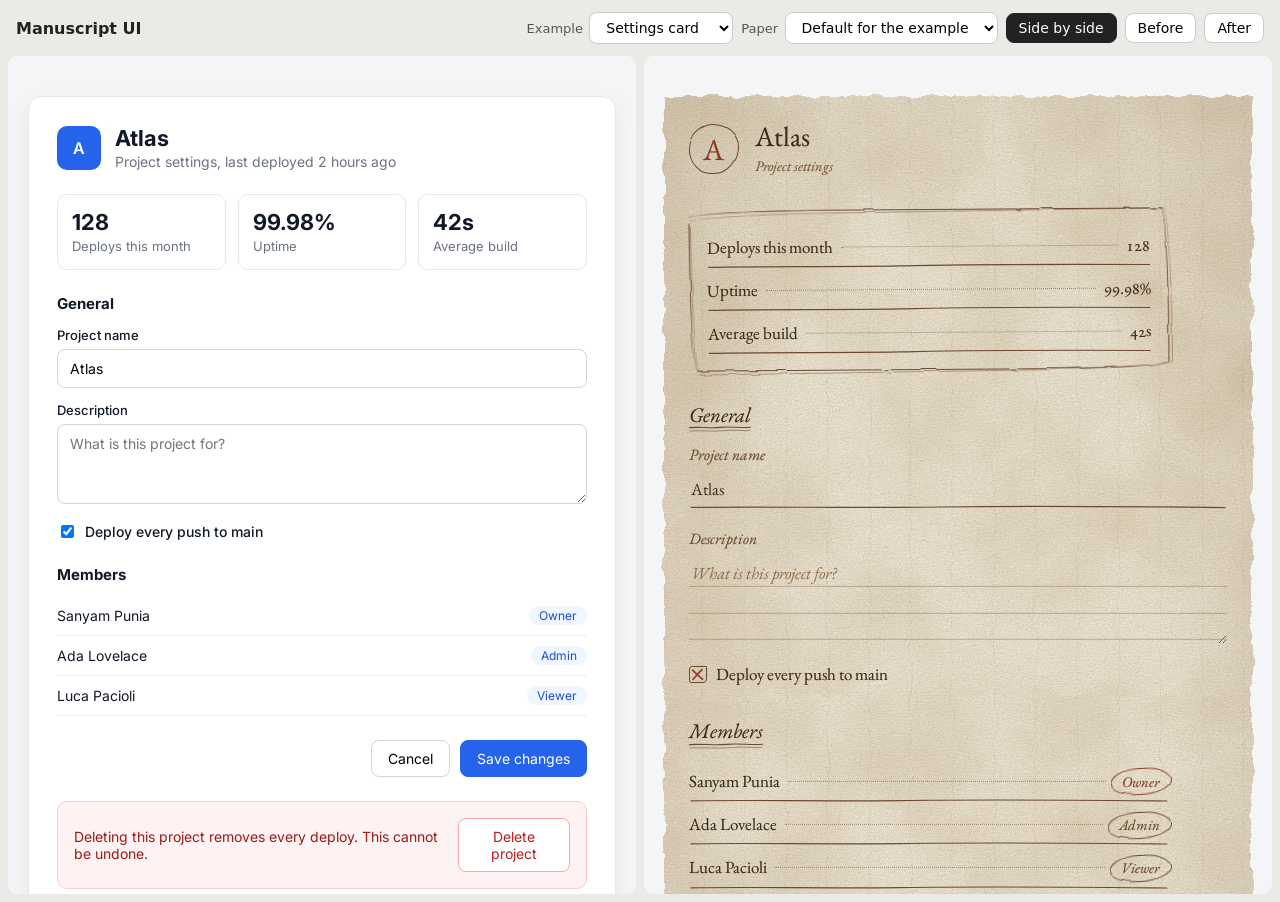
<file: skills/verso/examples/index.html>
<!doctype html>
<html lang="en">
<head>
<meta charset="utf-8" />
<meta name="viewport" content="width=device-width, initial-scale=1" />
<title>Manuscript UI, before and after</title>
<style>
  body { margin: 0; font-family: system-ui, sans-serif; background: #eceae6; color: #222; }
  header { display: flex; flex-wrap: wrap; gap: .5rem; align-items: center; padding: 12px 16px; }
  header strong { margin-right: auto; font-weight: 600; }
  button, select { font: inherit; font-size: 14px; padding: 6px 12px; border-radius: 8px; border: 1px solid #ccc; background: #fff; cursor: pointer; }
  button[aria-pressed="true"] { background: #222; color: #fff; border-color: #222; }
  label { font-size: 13px; color: #555; display: flex; align-items: center; gap: .4rem; }
  .panes { display: grid; grid-template-columns: 1fr 1fr; gap: 8px; padding: 0 8px 8px; height: calc(100vh - 62px); }
  .panes[data-view="before"] { grid-template-columns: 1fr 0; }
  .panes[data-view="after"] { grid-template-columns: 0 1fr; }
  iframe { width: 100%; height: 100%; border: 0; border-radius: 10px; background: #fff; }
</style>
</head>
<body>
  <header>
    <strong>Manuscript UI</strong>
    <label>Example
      <select id="example">
        <option value="settings">Settings card</option>
        <option value="release">Release notes</option>
      </select>
    </label>
    <label>Paper
      <select id="paper">
        <option value="">Default for the example</option>
        <option value="windsor">Windsor</option>
        <option value="leicester">Leicester</option>
        <option value="arundel">Arundel</option>
        <option value="forster">Forster</option>
      </select>
    </label>
    <button type="button" data-view="both" aria-pressed="true">Side by side</button>
    <button type="button" data-view="before" aria-pressed="false">Before</button>
    <button type="button" data-view="after" aria-pressed="false">After</button>
  </header>
  <div class="panes" data-view="both">
    <iframe id="before" title="Before"></iframe>
    <iframe id="after" title="After"></iframe>
  </div>
  <script>
    const files = {
      settings: ["before.html", "after.html"],
      release: ["release-before.html", "release-after.html"],
    };
    const ex = document.getElementById("example");
    const paper = document.getElementById("paper");
    function load() {
      const [b, a] = files[ex.value];
      document.getElementById("before").src = b;
      document.getElementById("after").src = a + (paper.value ? "?paper=" + paper.value : "");
    }
    ex.addEventListener("change", load);
    paper.addEventListener("change", load);
    load();
    const panes = document.querySelector(".panes");
    for (const b of document.querySelectorAll("header button")) {
      b.addEventListener("click", () => {
        panes.dataset.view = b.dataset.view;
        for (const o of document.querySelectorAll("header button")) o.setAttribute("aria-pressed", String(o === b));
      });
    }
  </script>
</body>
</html>
</file>
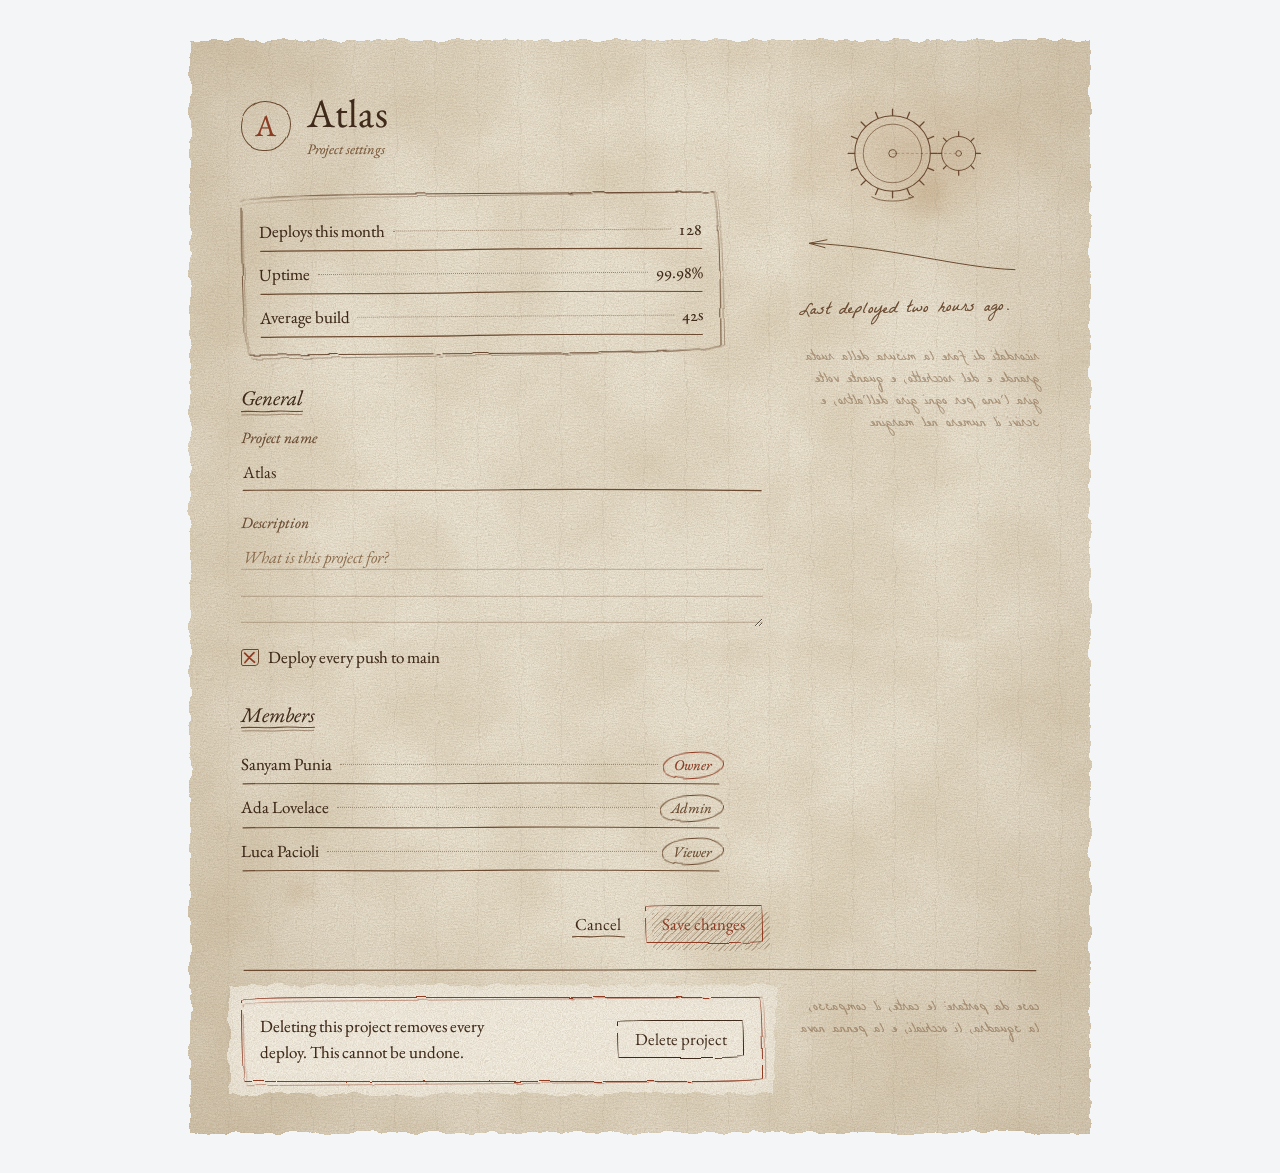
<file: skills/verso/examples/after.html>
<!doctype html>
<html lang="en">
<head>
<meta charset="utf-8" />
<meta name="viewport" content="width=device-width, initial-scale=1" />
<title>Project settings, manuscript</title>
<link rel="stylesheet" href="../assets/manuscript.css" />
<style>
  /* Only the page around the converted portion. It is left as it was. */
  body { margin: 0; background: #f4f5f7; }
  .wrap { max-width: 900px; margin: 0 auto; padding: 40px 20px; }

  /* Local layout for this example. */
  .masthead { display: flex; align-items: center; gap: 1rem; }
  .monogram {
    flex: none; width: 3.1rem; height: 3.1rem; display: grid; place-items: center;
    font-family: var(--ms-font-display); font-size: 1.9rem; color: var(--ms-sanguine);
    position: relative;
  }
  .monogram::before {
    content: ""; position: absolute; inset: 0; border: 1.2px solid var(--ms-ink-2);
    border-radius: 48% 52% 50% 46% / 52% 46% 54% 48%; filter: url(#ms-line);
  }
  .stack { display: grid; gap: 2rem; }
  .fields { display: grid; gap: 1.1rem; }
  .actions { display: flex; gap: 1.25rem; align-items: center; justify-content: flex-end; flex-wrap: wrap; }
  .danger { display: flex; gap: 1rem; align-items: center; justify-content: space-between; flex-wrap: wrap; }
  .danger p { margin: 0; max-width: 34ch; }
  .sketch-row { display: flex; justify-content: center; }
  .leader { width: 100%; height: 2.2rem; display: block; }
  .ms-ledger .value { font-variant-numeric: oldstyle-nums tabular-nums; }
</style>
</head>
<body>
  <!-- Mounted once, before the themed portion. -->
  <svg width="0" height="0" style="position:absolute" aria-hidden="true" focusable="false">
    <defs>
      <filter id="ms-ink" x="-2%" y="-10%" width="104%" height="120%">
        <feTurbulence type="fractalNoise" baseFrequency="0.9" numOctaves="1" seed="3" result="n" />
        <feDisplacementMap in="SourceGraphic" in2="n" scale="1.1" xChannelSelector="R" yChannelSelector="G" />
      </filter>
      <filter id="ms-line" x="-4%" y="-8%" width="108%" height="116%">
        <feTurbulence type="fractalNoise" baseFrequency="0.035" numOctaves="2" seed="11" result="n" />
        <feDisplacementMap in="SourceGraphic" in2="n" scale="3.2" xChannelSelector="R" yChannelSelector="G" />
      </filter>
      <filter id="ms-deckle" x="-3%" y="-3%" width="106%" height="106%">
        <feTurbulence type="fractalNoise" baseFrequency="0.05" numOctaves="4" seed="2" result="n" />
        <feDisplacementMap in="SourceGraphic" in2="n" scale="9" xChannelSelector="R" yChannelSelector="G" />
      </filter>
      <filter id="ms-wash" x="-20%" y="-20%" width="140%" height="140%">
        <feTurbulence type="fractalNoise" baseFrequency="0.025" numOctaves="3" seed="5" result="n" />
        <feDisplacementMap in="SourceGraphic" in2="n" scale="22" xChannelSelector="R" yChannelSelector="G" result="d" />
        <feGaussianBlur in="d" stdDeviation="1.4" />
      </filter>
    </defs>
  </svg>

  <main class="wrap">
    <section class="ms-scope ms-page" aria-labelledby="title">
      <div class="ms-folio">
        <!-- The main column -->
        <div class="stack">
          <header class="masthead">
            <div class="monogram" aria-hidden="true">A</div>
            <div>
              <h1 id="title" class="ms-title">Atlas</h1>
              <p class="ms-caption" style="margin:.2rem 0 0">Project settings</p>
            </div>
          </header>

          <div class="ms-frame ms-tilt-s" style="max-width: 30rem">
            <ul class="ms-ledger">
              <li><span>Deploys this month</span><span class="ms-leader" aria-hidden="true"></span><span class="value">128</span></li>
              <li><span>Uptime</span><span class="ms-leader" aria-hidden="true"></span><span class="value">99.98%</span></li>
              <li><span>Average build</span><span class="ms-leader" aria-hidden="true"></span><span class="value">42s</span></li>
            </ul>
          </div>

          <div>
            <h2 class="ms-heading">General</h2>
            <div class="fields">
              <div class="ms-field">
                <label class="ms-label" for="name">Project name</label>
                <input class="ms-input" id="name" type="text" value="Atlas" />
              </div>
              <div class="ms-field">
                <label class="ms-label" for="desc">Description</label>
                <textarea class="ms-input" id="desc" placeholder="What is this project for?"></textarea>
              </div>
              <label class="ms-check"><input type="checkbox" checked /> Deploy every push to main</label>
            </div>
          </div>

          <div>
            <h2 class="ms-heading">Members</h2>
            <ul class="ms-ledger" style="max-width: 30rem">
              <li><span>Sanyam Punia</span><span class="ms-leader" aria-hidden="true"></span><span class="ms-circled ms-circled-sanguine">Owner</span></li>
              <li><span>Ada Lovelace</span><span class="ms-leader" aria-hidden="true"></span><span class="ms-circled">Admin</span></li>
              <li><span>Luca Pacioli</span><span class="ms-leader" aria-hidden="true"></span><span class="ms-circled">Viewer</span></li>
            </ul>
          </div>

          <div class="actions">
            <button type="button" class="ms-button ms-button-quiet">Cancel</button>
            <button type="button" class="ms-button ms-button-primary ms-cast">Save changes</button>
          </div>
        </div>

        <!-- The margin -->
        <aside class="ms-margin" aria-label="Notes">
          <div class="sketch-row ms-wash">
            <svg class="ms-sketch" viewBox="0 0 180 130" width="170" height="123" fill="none" stroke="currentColor" stroke-linecap="round" aria-hidden="true">
              <circle data-draw pathLength="1" cx="62" cy="66" r="40" stroke-width="1.1" />
              <circle cx="62" cy="66" r="31" stroke-width=".7" />
              <circle cx="62" cy="66" r="4" stroke-width="1" />
              <path d="M62 26 l0 -7 M90.3 37.7 l5 -5 M102 66 l7 0 M90.3 94.3 l5 5 M62 106 l0 7 M33.7 94.3 l-5 5 M22 66 l-7 0 M33.7 37.7 l-5 -5 M77.3 29 l2.7 -6.5 M99 50.7 l6.5 -2.7 M99 81.3 l6.5 2.7 M77.3 103 l2.7 6.5 M46.7 103 l-2.7 6.5 M25 81.3 l-6.5 2.7 M25 50.7 l-6.5 -2.7 M46.7 29 l-2.7 -6.5" stroke-width="1.4" />
              <circle data-draw pathLength="1" cx="132" cy="66" r="18" stroke-width="1" />
              <circle cx="132" cy="66" r="3" stroke-width=".9" />
              <path d="M132 48 l0 -5 M150 66 l5 0 M132 84 l0 5 M114 66 l-4 0 M144.7 53.3 l3.5 -3.5 M144.7 78.7 l3.5 3.5 M119.3 78.7 l-3.5 3.5 M119.3 53.3 l-3.5 -3.5" stroke-width="1.3" />
              <path d="M62 66 L132 66" stroke-width=".5" stroke-dasharray="2 3" opacity=".7" />
              <path d="M40 112 C 50 118, 74 118, 84 112" stroke-width=".8" />
              <path d="M84 112 l-4 -3 m4 3 l-5 1" stroke-width=".8" />
            </svg>
          </div>

          <svg class="ms-sketch leader" viewBox="0 0 120 40" preserveAspectRatio="none" fill="none" stroke="currentColor" stroke-linecap="round" aria-hidden="true">
            <path d="M108 36 C 80 34, 46 10, 6 6" stroke-width="1" vector-effect="non-scaling-stroke" />
            <path d="M14 2 L5 6 L13 11" stroke-width="1" vector-effect="non-scaling-stroke" />
          </svg>
          <p class="ms-note ms-tilt-l" style="margin:0">Last deployed two hours ago.</p>

          <p class="ms-mirror" aria-hidden="true" style="margin:0">
            ricordati di fare la misura della ruota grande e del rocchetto, e quante volte gira
            l'uno per ogni giro dell'altro, e scrivi il numero nel margine
          </p>
        </aside>
      </div>

      <hr class="ms-rule" />

      <div class="ms-folio">
        <div class="ms-repair">
          <div class="ms-frame ms-frame-sanguine danger">
            <p>Deleting this project removes every deploy. This cannot be undone.</p>
            <button type="button" class="ms-button">Delete project</button>
          </div>
        </div>
        <p class="ms-mirror" aria-hidden="true" style="margin:0">
          cose da portare: le carte, il compasso, la squadra, li occhiali, e la penna nova
        </p>
      </div>
    </section>
  </main>
  <script>
    const paper = new URLSearchParams(location.search).get("paper");
    if (paper) document.querySelector(".ms-scope").dataset.msPaper = paper;
  </script>
</body>
</html>
</file>
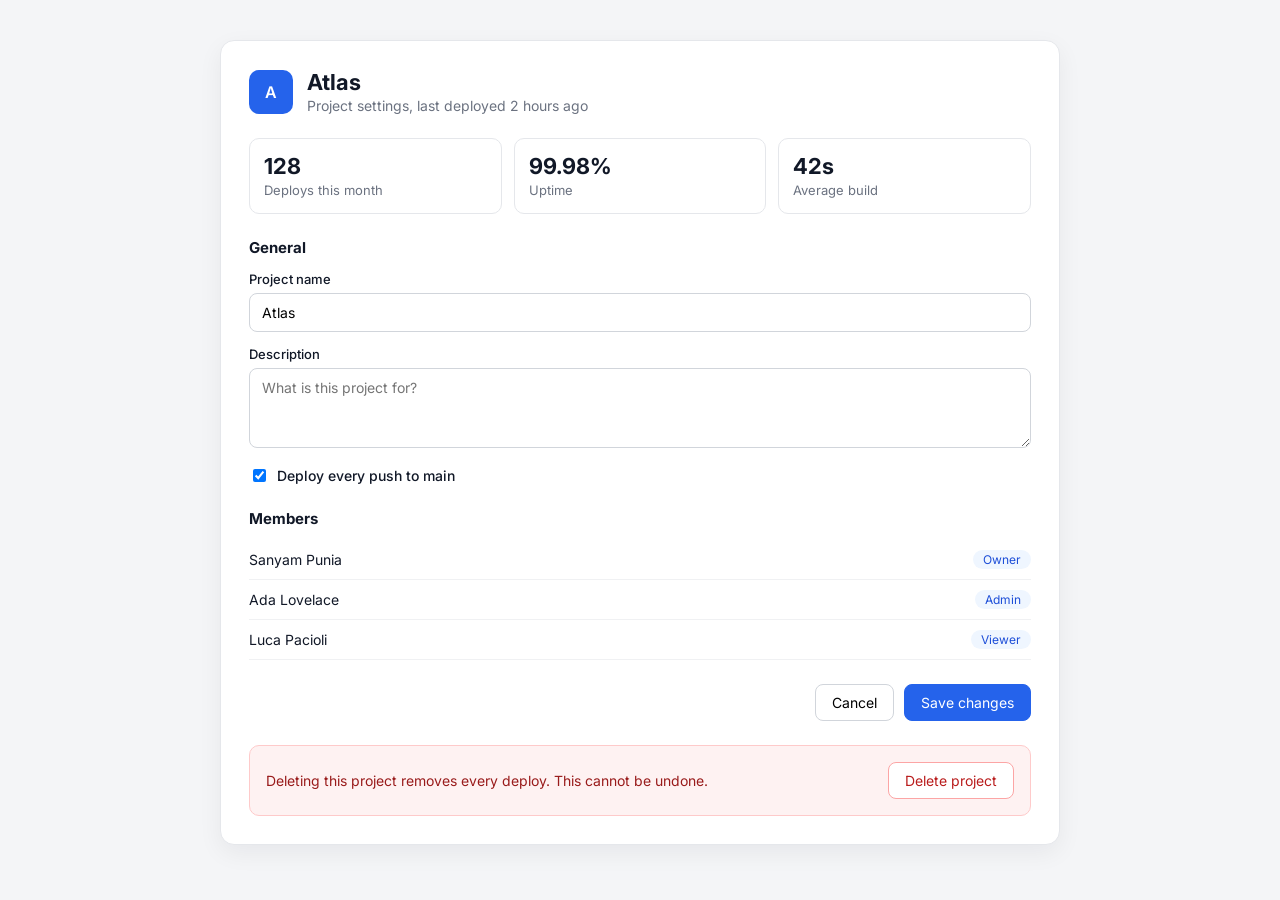
<file: skills/verso/examples/before.html>
<!doctype html>
<html lang="en">
<head>
<meta charset="utf-8" />
<meta name="viewport" content="width=device-width, initial-scale=1" />
<title>Project settings</title>
<link rel="stylesheet" href="https://fonts.googleapis.com/css2?family=Inter:wght@400;500;600&display=swap" />
<style>
  * { box-sizing: border-box; }
  body { margin: 0; font-family: Inter, system-ui, sans-serif; background: #f4f5f7; color: #111827; }
  .wrap { max-width: 880px; margin: 0 auto; padding: 40px 20px; }
  .card { background: #fff; border: 1px solid #e5e7eb; border-radius: 14px; box-shadow: 0 8px 24px rgba(17,24,39,.06); padding: 28px; }
  .head { display: flex; align-items: center; gap: 14px; }
  .logo { width: 44px; height: 44px; border-radius: 10px; background: #2563eb; color: #fff; display: grid; place-items: center; font-weight: 600; }
  h1 { font-size: 22px; margin: 0; }
  .sub { color: #6b7280; font-size: 14px; margin: 2px 0 0; }
  .stats { display: grid; grid-template-columns: repeat(3, 1fr); gap: 12px; margin: 24px 0; }
  .stat { border: 1px solid #e5e7eb; border-radius: 10px; padding: 14px; }
  .stat b { display: block; font-size: 22px; }
  .stat span { color: #6b7280; font-size: 13px; }
  h2 { font-size: 15px; margin: 24px 0 12px; }
  label { display: block; font-size: 13px; font-weight: 500; margin: 14px 0 6px; }
  input[type=text], textarea { width: 100%; border: 1px solid #d1d5db; border-radius: 8px; padding: 10px 12px; font: inherit; font-size: 14px; }
  textarea { min-height: 80px; }
  .check { display: flex; align-items: center; gap: 8px; margin-top: 14px; font-size: 14px; }
  ul { list-style: none; padding: 0; margin: 0; }
  li { display: flex; align-items: center; justify-content: space-between; padding: 10px 0; border-bottom: 1px solid #f0f1f3; font-size: 14px; }
  .badge { font-size: 12px; background: #eff6ff; color: #1d4ed8; padding: 2px 10px; border-radius: 999px; }
  .row { display: flex; gap: 10px; justify-content: flex-end; margin-top: 24px; }
  button { font: inherit; font-size: 14px; border-radius: 8px; padding: 9px 16px; border: 1px solid #d1d5db; background: #fff; cursor: pointer; }
  .primary { background: #2563eb; border-color: #2563eb; color: #fff; }
  .danger { margin-top: 24px; border: 1px solid #fecaca; background: #fef2f2; border-radius: 10px; padding: 16px; display: flex; justify-content: space-between; align-items: center; gap: 12px; }
  .danger p { margin: 0; font-size: 14px; color: #991b1b; }
  .danger button { border-color: #fca5a5; color: #b91c1c; }
  @media (max-width: 600px) { .stats { grid-template-columns: 1fr; } }
</style>
</head>
<body>
  <main class="wrap">
    <section class="card" aria-labelledby="title">
      <header class="head">
        <div class="logo" aria-hidden="true">A</div>
        <div>
          <h1 id="title">Atlas</h1>
          <p class="sub">Project settings, last deployed 2 hours ago</p>
        </div>
      </header>

      <div class="stats">
        <div class="stat"><b>128</b><span>Deploys this month</span></div>
        <div class="stat"><b>99.98%</b><span>Uptime</span></div>
        <div class="stat"><b>42s</b><span>Average build</span></div>
      </div>

      <h2>General</h2>
      <label for="name">Project name</label>
      <input id="name" type="text" value="Atlas" />
      <label for="desc">Description</label>
      <textarea id="desc" placeholder="What is this project for?"></textarea>
      <label class="check"><input type="checkbox" checked /> Deploy every push to main</label>

      <h2>Members</h2>
      <ul>
        <li>Sanyam Punia <span class="badge">Owner</span></li>
        <li>Ada Lovelace <span class="badge">Admin</span></li>
        <li>Luca Pacioli <span class="badge">Viewer</span></li>
      </ul>

      <div class="row">
        <button type="button">Cancel</button>
        <button type="button" class="primary">Save changes</button>
      </div>

      <div class="danger">
        <p>Deleting this project removes every deploy. This cannot be undone.</p>
        <button type="button">Delete project</button>
      </div>
    </section>
  </main>
</body>
</html>
</file>
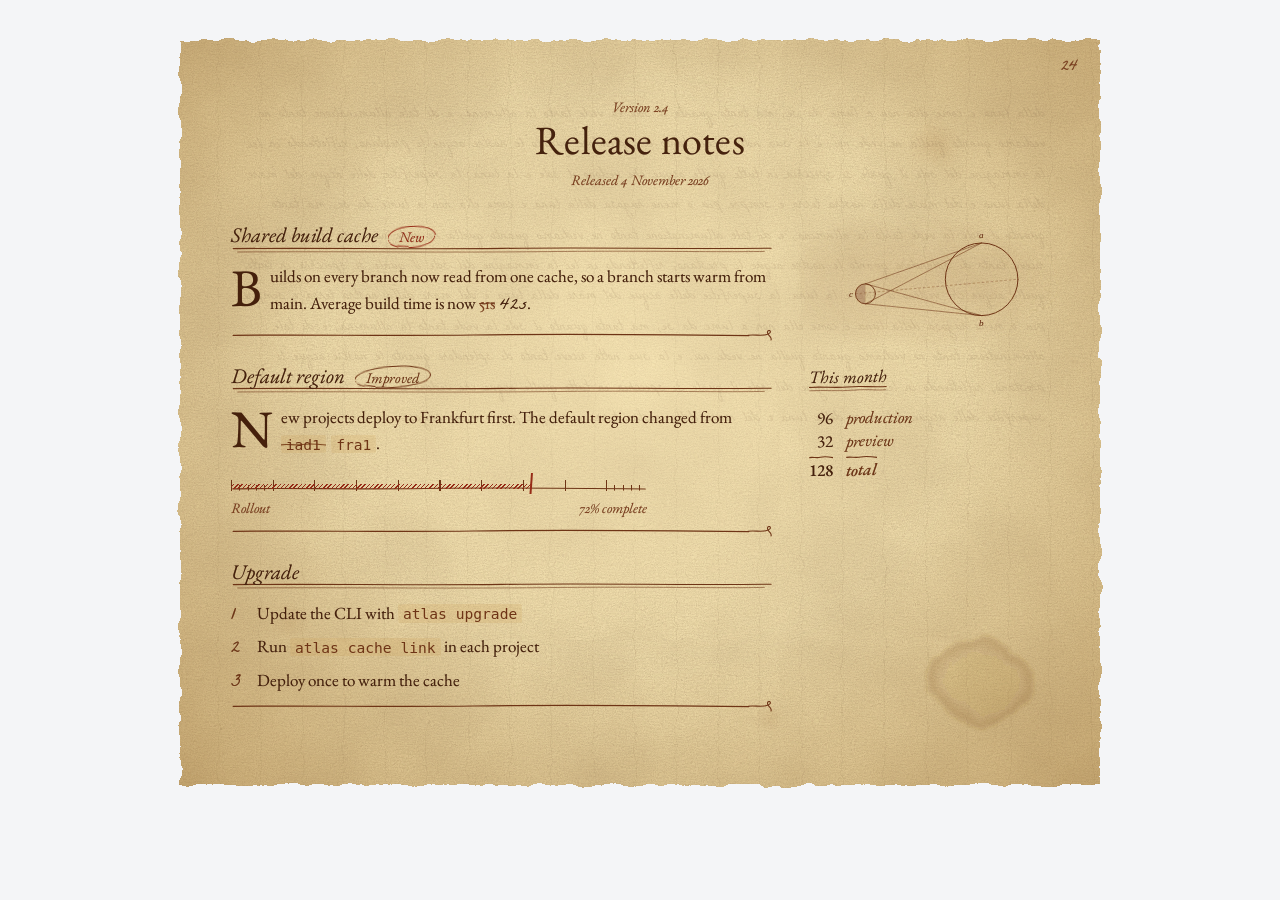
<file: skills/verso/examples/release-after.html>
<!doctype html>
<html lang="en">
<head>
<meta charset="utf-8" />
<meta name="viewport" content="width=device-width, initial-scale=1" />
<title>Release notes, manuscript</title>
<link rel="stylesheet" href="../assets/manuscript.css" />
<style>
  /* Only the page around the converted portion. It is left as it was. */
  body { margin: 0; background: #f4f5f7; }
  .wrap { max-width: 920px; margin: 0 auto; padding: 40px 20px; }

  /* Local layout for this example. */
  .sheet { padding-top: clamp(2.5rem, 5vw, 3.5rem); }
  .head { text-align: center; margin-bottom: 2rem; }
  .head .ms-caption { margin: 0.4rem 0 0; }
  .section h2 { display: flex; align-items: baseline; gap: 0.75rem; flex-wrap: wrap; }
  .section p { margin: 0 0 0.6rem; }
  .steps { list-style: none; margin: 0.4rem 0 0; padding: 0; display: grid; gap: 0.45rem; }
  .steps li { display: grid; grid-template-columns: 1.6rem 1fr; align-items: baseline; }
  .rollout { display: grid; gap: 0.35rem; margin: 0.8rem 0 0.2rem; max-width: 26rem; }
  .rollout .ends { display: flex; justify-content: space-between; }
  .fig { display: grid; justify-items: center; gap: 0.3rem; }
  .sum-block { display: grid; gap: 0.3rem; justify-items: start; }
  .sum-row { display: flex; gap: 0.8rem; align-items: baseline; }
</style>
</head>
<body>
  <svg width="0" height="0" style="position:absolute" aria-hidden="true" focusable="false">
    <defs>
      <filter id="ms-ink" x="-2%" y="-10%" width="104%" height="120%">
        <feTurbulence type="fractalNoise" baseFrequency="0.9" numOctaves="1" seed="3" result="n" />
        <feDisplacementMap in="SourceGraphic" in2="n" scale="1.1" xChannelSelector="R" yChannelSelector="G" />
      </filter>
      <filter id="ms-line" x="-4%" y="-8%" width="108%" height="116%">
        <feTurbulence type="fractalNoise" baseFrequency="0.035" numOctaves="2" seed="11" result="n" />
        <feDisplacementMap in="SourceGraphic" in2="n" scale="3.2" xChannelSelector="R" yChannelSelector="G" />
      </filter>
      <filter id="ms-deckle" x="-3%" y="-3%" width="106%" height="106%">
        <feTurbulence type="fractalNoise" baseFrequency="0.05" numOctaves="4" seed="2" result="n" />
        <feDisplacementMap in="SourceGraphic" in2="n" scale="9" xChannelSelector="R" yChannelSelector="G" />
      </filter>
      <filter id="ms-wash" x="-20%" y="-20%" width="140%" height="140%">
        <feTurbulence type="fractalNoise" baseFrequency="0.025" numOctaves="3" seed="5" result="n" />
        <feDisplacementMap in="SourceGraphic" in2="n" scale="22" xChannelSelector="R" yChannelSelector="G" result="d" />
        <feGaussianBlur in="d" stdDeviation="1.4" />
      </filter>
    </defs>
  </svg>

  <main class="wrap">
    <article class="ms-scope ms-page sheet" data-ms-paper="leicester" aria-labelledby="t">
      <!-- The writing on the back of the leaf, read through it. Decorative. -->
      <div class="ms-showthrough" aria-hidden="true">
        della luna e come ella non a lume da se, ma tanto quanto il sole la vede tanto la allumina,
        e di tale alluminatione tanto ne vediamo quanto quella ne vede noi. e la sua notte riceve
        tanto di splendore quanto le nostre acque li prestano, riflettendo in lei la immagine del sole
        il quale si specchia in tutte quelle acque che vedono il sole e la luna. la superfitie delle
        acque del mare della luna e del mare della nostra terra e sempre piu o meno rugosa
        della luna e come ella non a lume da se, ma tanto quanto il sole la vede tanto la allumina,
        e di tale alluminatione tanto ne vediamo quanto quella ne vede noi. e la sua notte riceve
        tanto di splendore quanto le nostre acque li prestano, riflettendo in lei la immagine del sole
        il quale si specchia in tutte quelle acque che vedono il sole e la luna. la superfitie delle
        acque del mare della luna e del mare della nostra terra e sempre piu o meno rugosa
        della luna e come ella non a lume da se, ma tanto quanto il sole la vede tanto la allumina,
        e di tale alluminatione tanto ne vediamo quanto quella ne vede noi. e la sua notte riceve
        tanto di splendore quanto le nostre acque li prestano, riflettendo in lei la immagine del sole
        il quale si specchia in tutte quelle acque che vedono il sole e la luna. la superfitie delle
        acque del mare della luna e del mare della nostra terra e sempre piu o meno rugosa
      </div>
      <span class="ms-stain" aria-hidden="true" style="right: 7%; bottom: 8%"></span>
      <span class="ms-folio-no" aria-hidden="true">24</span>

      <header class="head">
        <p class="ms-caption" style="margin:0">Version 2.4</p>
        <h1 id="t" class="ms-title">Release notes</h1>
        <p class="ms-caption">Released 4 November 2026</p>
      </header>

      <div class="ms-folio">
        <div>
          <section class="section">
            <h2 class="ms-heading">Shared build cache <span class="ms-circled ms-circled-sanguine">New</span></h2>
            <p class="ms-initial">Builds on every branch now read from one cache, so a branch starts warm
              from main. Average build time is now <del>51s</del><ins>42s</ins>.</p>
            <hr class="ms-endrule" />
          </section>

          <section class="section">
            <h2 class="ms-heading">Default region <span class="ms-circled">Improved</span></h2>
            <p class="ms-initial">New projects deploy to Frankfurt first. The default region changed from
              <del><code>iad1</code></del><ins><code>fra1</code></ins>.</p>
            <div class="rollout">
              <div class="ms-scale" role="progressbar" aria-valuenow="72" aria-valuemin="0" aria-valuemax="100" aria-label="Rollout" style="--value:.72"></div>
              <div class="ends ms-caption"><span>Rollout</span><span>72% complete</span></div>
            </div>
            <hr class="ms-endrule" />
          </section>

          <section class="section">
            <h2 class="ms-heading">Upgrade</h2>
            <ol class="steps">
              <li><span class="ms-figno" aria-hidden="true">1</span><span>Update the CLI with <code>atlas upgrade</code></span></li>
              <li><span class="ms-figno" aria-hidden="true">2</span><span>Run <code>atlas cache link</code> in each project</span></li>
              <li><span class="ms-figno" aria-hidden="true">3</span><span>Deploy once to warm the cache</span></li>
            </ol>
            <hr class="ms-endrule" />
          </section>
        </div>

        <aside class="ms-margin" aria-label="Figures">
          <figure class="fig ms-wash" style="margin:0">
            <svg class="ms-sketch" viewBox="0 0 220 130" width="200" height="118" fill="none" stroke="currentColor" stroke-linecap="round" aria-hidden="true">
              <circle data-draw pathLength="1" cx="168" cy="62" r="40" stroke-width="1.1" />
              <circle data-draw pathLength="1" cx="40" cy="78" r="11" stroke-width="1" />
              <path d="M40 67 L168 22 M40 89 L168 102 M40 67 L168 102 M40 89 L168 22" stroke-width=".6" />
              <path d="M29 78 L208 62" stroke-width=".5" stroke-dasharray="2 3" opacity=".7" />
              <path d="M40 67 A 11 11 0 0 0 40 89 Z" fill="currentColor" fill-opacity=".28" stroke="none" />
              <g font-family="IM Fell English, Georgia, serif" font-style="italic" font-size="10" fill="currentColor" stroke="none">
                <text x="165" y="16">a</text><text x="165" y="114">b</text><text x="22" y="82">c</text>
              </g>
            </svg>
          </figure>

          <div class="sum-block ms-tilt-s">
            <h2 class="ms-heading" style="font-size:1.1rem">This month</h2>
            <div class="sum-row">
              <div class="ms-sum" aria-hidden="true"><span>96</span><span>32</span><span>128</span></div>
              <div class="ms-sum ms-text-2" style="justify-items:start; font-style:italic">
                <span>production</span><span>preview</span><span>total</span>
              </div>
            </div>
            <p class="sr-only" style="position:absolute;width:1px;height:1px;overflow:hidden;clip:rect(0 0 0 0)">96 production deploys and 32 preview deploys, 128 in total.</p>
          </div>
        </aside>
      </div>
    </article>
  </main>
  <script>
    const paper = new URLSearchParams(location.search).get("paper");
    if (paper) document.querySelector(".ms-scope").dataset.msPaper = paper;
  </script>
</body>
</html>
</file>
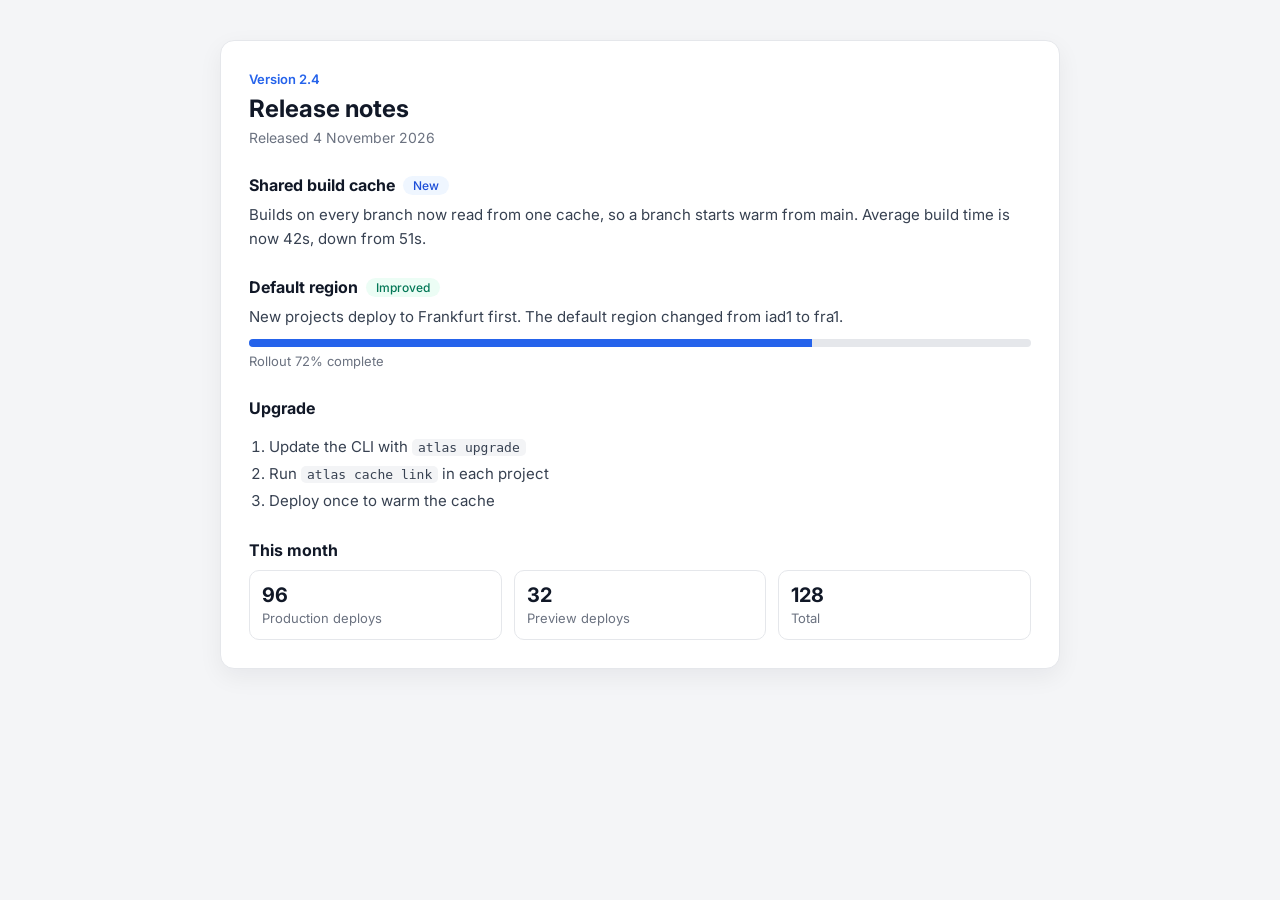
<file: skills/verso/examples/release-before.html>
<!doctype html>
<html lang="en">
<head>
<meta charset="utf-8" />
<meta name="viewport" content="width=device-width, initial-scale=1" />
<title>Release notes</title>
<link rel="stylesheet" href="https://fonts.googleapis.com/css2?family=Inter:wght@400;500;600&display=swap" />
<style>
  * { box-sizing: border-box; }
  body { margin: 0; font-family: Inter, system-ui, sans-serif; background: #f4f5f7; color: #111827; }
  .wrap { max-width: 880px; margin: 0 auto; padding: 40px 20px; }
  .card { background: #fff; border: 1px solid #e5e7eb; border-radius: 14px; box-shadow: 0 8px 24px rgba(17,24,39,.06); padding: 28px; }
  .eyebrow { font-size: 13px; color: #2563eb; font-weight: 600; margin: 0; }
  h1 { font-size: 24px; margin: 4px 0 4px; }
  .sub { color: #6b7280; font-size: 14px; margin: 0 0 20px; }
  h2 { font-size: 16px; margin: 26px 0 8px; display: flex; align-items: center; gap: 8px; }
  p { font-size: 15px; line-height: 1.6; color: #374151; margin: 0 0 10px; }
  .badge { font-size: 12px; font-weight: 500; padding: 2px 10px; border-radius: 999px; background: #eff6ff; color: #1d4ed8; }
  .badge.green { background: #ecfdf5; color: #047857; }
  .progress { height: 8px; background: #e5e7eb; border-radius: 999px; overflow: hidden; margin: 8px 0 4px; }
  .progress span { display: block; height: 100%; background: #2563eb; }
  .meta { font-size: 13px; color: #6b7280; }
  ol { padding-left: 20px; font-size: 15px; line-height: 1.8; color: #374151; }
  code { background: #f3f4f6; padding: 1px 6px; border-radius: 5px; font-size: 13px; }
  .stats { display: grid; grid-template-columns: repeat(3, 1fr); gap: 12px; margin-top: 10px; }
  .stat { border: 1px solid #e5e7eb; border-radius: 10px; padding: 12px; }
  .stat b { display: block; font-size: 20px; }
  .stat span { font-size: 13px; color: #6b7280; }
</style>
</head>
<body>
  <main class="wrap">
    <article class="card" aria-labelledby="t">
      <p class="eyebrow">Version 2.4</p>
      <h1 id="t">Release notes</h1>
      <p class="sub">Released 4 November 2026</p>

      <h2>Shared build cache <span class="badge">New</span></h2>
      <p>Builds on every branch now read from one cache, so a branch starts warm from main. Average build time is now 42s, down from 51s.</p>

      <h2>Default region <span class="badge green">Improved</span></h2>
      <p>New projects deploy to Frankfurt first. The default region changed from iad1 to fra1.</p>
      <div class="progress" role="progressbar" aria-valuenow="72" aria-valuemin="0" aria-valuemax="100" aria-label="Rollout"><span style="width:72%"></span></div>
      <p class="meta">Rollout 72% complete</p>

      <h2>Upgrade</h2>
      <ol>
        <li>Update the CLI with <code>atlas upgrade</code></li>
        <li>Run <code>atlas cache link</code> in each project</li>
        <li>Deploy once to warm the cache</li>
      </ol>

      <h2>This month</h2>
      <div class="stats">
        <div class="stat"><b>96</b><span>Production deploys</span></div>
        <div class="stat"><b>32</b><span>Preview deploys</span></div>
        <div class="stat"><b>128</b><span>Total</span></div>
      </div>
    </article>
  </main>
</body>
</html>
</file>
<file: skills/verso/assets/manuscript.css>
/*
 * manuscript.css
 * A High Renaissance working-notebook theme: iron gall ink on laid rag paper.
 * Everything is scoped under .ms-scope, so only the portion you wrap changes.
 * Requires the filters in defs.svg to be mounted once in the document.
 *
 * Contrast (measured on --ms-paper):
 *   --ms-ink      10.6:1  body text
 *   --ms-ink-2     6.3:1  secondary text, rules
 *   --ms-ink-3     4.9:1  captions, the floor for any real text
 *   --ms-sanguine  5.9:1  the one accent
 *   --ms-wash      decorative only, never text
 */

@import url("https://fonts.googleapis.com/css2?family=EB+Garamond:ital,wght@0,400..600;1,400..600&family=IM+Fell+English:ital@0;1&family=La+Belle+Aurore&display=swap");

.ms-scope {
  /* Paper */
  --ms-paper: #ebe4d3;
  --ms-paper-light: #f2ede1; /* later repair, infill */
  --ms-paper-dark: #d9cdb2; /* edges, handled areas */
  --ms-age: rgba(120, 88, 48, 0.2); /* the toned band at the sheet's edge */
  --ms-glow: transparent; /* a warmer centre, for the yellowed sheets */
  --ms-edge: url(#ms-deckle); /* torn, or cut for a bound notebook */

  /* Iron gall ink, oxidised to browns */
  --ms-ink: #3f2a1a;
  --ms-ink-2: #6b4a30;
  --ms-ink-3: #7d5a3a;
  --ms-wash: #b08a5e;
  --ms-wash-soft: rgba(176, 138, 94, 0.18);
  --ms-hatch: rgba(107, 74, 48, 0.32);

  /* Red chalk, the one accent */
  --ms-sanguine: #8e3b23;
  --ms-sanguine-soft: rgba(142, 59, 35, 0.12);

  /* Type */
  --ms-font-text: "EB Garamond", "Garamond", "Iowan Old Style", Georgia, serif;
  --ms-font-display: "IM Fell English", "EB Garamond", Georgia, serif;
  --ms-font-hand: "La Belle Aurore", "Snell Roundhand", cursive;

  /* Hand-drawn radius, the only radius in the theme */
  --ms-radius: 255px 12px 225px 12px / 12px 225px 12px 255px;

  /* A hand line, used for rules, underlines and input baselines */
  --ms-rule: url("data:image/svg+xml;utf8,<svg xmlns='http://www.w3.org/2000/svg' viewBox='0 0 240 6' preserveAspectRatio='none'><path d='M1 3.4 C 34 2.2, 70 4.3, 112 3 S 190 2.4, 239 3.6' fill='none' stroke='%236b4a30' stroke-width='1.15' stroke-linecap='round' vector-effect='non-scaling-stroke'/></svg>");
  --ms-rule-double: url("data:image/svg+xml;utf8,<svg xmlns='http://www.w3.org/2000/svg' viewBox='0 0 240 8' preserveAspectRatio='none'><path d='M1 2.6 C 40 1.6, 80 3.6, 120 2.4 S 200 3.2, 239 2.2' fill='none' stroke='%236b4a30' stroke-width='1.1' stroke-linecap='round' vector-effect='non-scaling-stroke'/><path d='M3 6 C 50 5.2, 90 6.8, 140 5.6 S 210 6.4, 236 5.4' fill='none' stroke='%236b4a30' stroke-width='.8' stroke-linecap='round' opacity='.7' vector-effect='non-scaling-stroke'/></svg>");
  --ms-rule-sanguine: url("data:image/svg+xml;utf8,<svg xmlns='http://www.w3.org/2000/svg' viewBox='0 0 240 6' preserveAspectRatio='none'><path d='M1 3.4 C 34 2.2, 70 4.3, 112 3 S 190 2.4, 239 3.6' fill='none' stroke='%238e3b23' stroke-width='1.3' stroke-linecap='round' vector-effect='non-scaling-stroke'/></svg>");

  /* The pen flourish that closes a ruled-off paragraph */
  --ms-hook: url("data:image/svg+xml;utf8,<svg xmlns='http://www.w3.org/2000/svg' viewBox='0 0 26 12'><path d='M1 6.2 C 8 5.6, 14 6.8, 19 5.8 C 23 5, 24.5 2.6, 22.5 1.6 C 20.5 0.8, 19.5 4, 22 6.4 C 23.5 7.8, 24.8 9.4, 24 11' fill='none' stroke='%236b4a30' stroke-width='1.1' stroke-linecap='round'/></svg>");

  /* Paper texture tiles, generated, nothing is fetched */
  --ms-grain: url("data:image/svg+xml;utf8,<svg xmlns='http://www.w3.org/2000/svg' width='220' height='220'><filter id='n'><feTurbulence type='fractalNoise' baseFrequency='.9' numOctaves='2' stitchTiles='stitch'/><feColorMatrix values='0 0 0 0 .3  0 0 0 0 .2  0 0 0 0 .1  .45 0 0 0 -.14'/></filter><rect width='100%' height='100%' filter='url(%23n)'/></svg>");
  --ms-mottle: url("data:image/svg+xml;utf8,<svg xmlns='http://www.w3.org/2000/svg' width='600' height='600'><filter id='m'><feTurbulence type='fractalNoise' baseFrequency='.008' numOctaves='3' seed='7' stitchTiles='stitch'/><feColorMatrix values='0 0 0 0 .45  0 0 0 0 .32  0 0 0 0 .16  .5 0 0 0 -.18'/></filter><rect width='100%' height='100%' filter='url(%23m)'/></svg>");

  color: var(--ms-ink);
  font-family: var(--ms-font-text);
  font-size: 1.0625rem;
  line-height: 1.55;
  font-variant-numeric: oldstyle-nums proportional-nums;
  text-rendering: optimizeLegibility;
  /* A trace of ink bleed on every glyph */
  text-shadow: 0 0 0.6px rgba(63, 42, 26, 0.35);
}

.ms-scope *,
.ms-scope *::before,
.ms-scope *::after {
  box-sizing: border-box;
}

.ms-scope ::selection {
  background: var(--ms-sanguine-soft);
  color: var(--ms-ink);
}

/* ------------------------------------------------------------------ */
/* Paper presets. Set data-ms-paper on the .ms-scope root.             */
/* windsor is the default and needs no attribute.                     */
/* Each preset is a full set of tokens, measured for contrast.        */
/* ------------------------------------------------------------------ */

/* Codex Leicester and the Vitruvian sheet: paper yellowed to straw, ink gone red-brown, a strong toned band at the edge. */
.ms-scope[data-ms-paper="leicester"] {
  --ms-paper: #ecd9a8;
  --ms-paper-light: #f3e6c2;
  --ms-paper-dark: #d9be82;
  --ms-age: rgba(140, 92, 30, 0.38);
  --ms-glow: rgba(255, 238, 190, 0.45);
  --ms-edge: url(#ms-deckle);
  --ms-ink: #45200c;
  --ms-ink-2: #6e3416;
  --ms-ink-3: #7d3f1f;
  --ms-wash: #c79a52;
  --ms-wash-soft: rgba(199, 154, 82, 0.2);
  --ms-hatch: rgba(110, 52, 22, 0.32);
  --ms-sanguine: #962b17;
  --ms-sanguine-soft: rgba(150, 43, 23, 0.12);
  --ms-rule: url("data:image/svg+xml;utf8,<svg xmlns='http://www.w3.org/2000/svg' viewBox='0 0 240 6' preserveAspectRatio='none'><path d='M1 3.4 C 34 2.2, 70 4.3, 112 3 S 190 2.4, 239 3.6' fill='none' stroke='%236e3416' stroke-width='1.15' stroke-linecap='round' vector-effect='non-scaling-stroke'/></svg>");
  --ms-rule-double: url("data:image/svg+xml;utf8,<svg xmlns='http://www.w3.org/2000/svg' viewBox='0 0 240 8' preserveAspectRatio='none'><path d='M1 2.6 C 40 1.6, 80 3.6, 120 2.4 S 200 3.2, 239 2.2' fill='none' stroke='%236e3416' stroke-width='1.1' stroke-linecap='round' vector-effect='non-scaling-stroke'/><path d='M3 6 C 50 5.2, 90 6.8, 140 5.6 S 210 6.4, 236 5.4' fill='none' stroke='%236e3416' stroke-width='.8' stroke-linecap='round' opacity='.7' vector-effect='non-scaling-stroke'/></svg>");
  --ms-rule-sanguine: url("data:image/svg+xml;utf8,<svg xmlns='http://www.w3.org/2000/svg' viewBox='0 0 240 6' preserveAspectRatio='none'><path d='M1 3.4 C 34 2.2, 70 4.3, 112 3 S 190 2.4, 239 3.6' fill='none' stroke='%23962b17' stroke-width='1.3' stroke-linecap='round' vector-effect='non-scaling-stroke'/></svg>");
  --ms-hook: url("data:image/svg+xml;utf8,<svg xmlns='http://www.w3.org/2000/svg' viewBox='0 0 26 12'><path d='M1 6.2 C 8 5.6, 14 6.8, 19 5.8 C 23 5, 24.5 2.6, 22.5 1.6 C 20.5 0.8, 19.5 4, 22 6.4 C 23.5 7.8, 24.8 9.4, 24 11' fill='none' stroke='%236e3416' stroke-width='1.1' stroke-linecap='round'/></svg>");
}

/* Codex Arundel: grey paper, the darkest ink of the four, scattered sketches, water stains. */
.ms-scope[data-ms-paper="arundel"] {
  --ms-paper: #e6e0d2;
  --ms-paper-light: #efeadf;
  --ms-paper-dark: #d2c8b3;
  --ms-age: rgba(90, 70, 45, 0.22);
  --ms-glow: transparent;
  --ms-edge: url(#ms-deckle);
  --ms-ink: #2e2014;
  --ms-ink-2: #57402c;
  --ms-ink-3: #6e5640;
  --ms-wash: #a68b68;
  --ms-wash-soft: rgba(166, 139, 104, 0.18);
  --ms-hatch: rgba(87, 64, 44, 0.32);
  --ms-sanguine: #8e3b23;
  --ms-sanguine-soft: rgba(142, 59, 35, 0.12);
  --ms-rule: url("data:image/svg+xml;utf8,<svg xmlns='http://www.w3.org/2000/svg' viewBox='0 0 240 6' preserveAspectRatio='none'><path d='M1 3.4 C 34 2.2, 70 4.3, 112 3 S 190 2.4, 239 3.6' fill='none' stroke='%2357402c' stroke-width='1.15' stroke-linecap='round' vector-effect='non-scaling-stroke'/></svg>");
  --ms-rule-double: url("data:image/svg+xml;utf8,<svg xmlns='http://www.w3.org/2000/svg' viewBox='0 0 240 8' preserveAspectRatio='none'><path d='M1 2.6 C 40 1.6, 80 3.6, 120 2.4 S 200 3.2, 239 2.2' fill='none' stroke='%2357402c' stroke-width='1.1' stroke-linecap='round' vector-effect='non-scaling-stroke'/><path d='M3 6 C 50 5.2, 90 6.8, 140 5.6 S 210 6.4, 236 5.4' fill='none' stroke='%2357402c' stroke-width='.8' stroke-linecap='round' opacity='.7' vector-effect='non-scaling-stroke'/></svg>");
  --ms-rule-sanguine: url("data:image/svg+xml;utf8,<svg xmlns='http://www.w3.org/2000/svg' viewBox='0 0 240 6' preserveAspectRatio='none'><path d='M1 3.4 C 34 2.2, 70 4.3, 112 3 S 190 2.4, 239 3.6' fill='none' stroke='%238e3b23' stroke-width='1.3' stroke-linecap='round' vector-effect='non-scaling-stroke'/></svg>");
  --ms-hook: url("data:image/svg+xml;utf8,<svg xmlns='http://www.w3.org/2000/svg' viewBox='0 0 26 12'><path d='M1 6.2 C 8 5.6, 14 6.8, 19 5.8 C 23 5, 24.5 2.6, 22.5 1.6 C 20.5 0.8, 19.5 4, 22 6.4 C 23.5 7.8, 24.8 9.4, 24 11' fill='none' stroke='%2357402c' stroke-width='1.1' stroke-linecap='round'/></svg>");
}

/* Codex Forster: a small bound pocket notebook. Lighter, cleaner paper, a cut edge, not a torn one. */
.ms-scope[data-ms-paper="forster"] {
  --ms-paper: #f1ead8;
  --ms-paper-light: #f6f1e4;
  --ms-paper-dark: #dfd3b8;
  --ms-age: rgba(120, 88, 48, 0.14);
  --ms-glow: transparent;
  --ms-edge: url(#ms-line);
  --ms-ink: #3f2a1a;
  --ms-ink-2: #6b4a30;
  --ms-ink-3: #7d5a3a;
  --ms-wash: #b08a5e;
  --ms-wash-soft: rgba(176, 138, 94, 0.18);
  --ms-hatch: rgba(107, 74, 48, 0.32);
  --ms-sanguine: #8e3b23;
  --ms-sanguine-soft: rgba(142, 59, 35, 0.12);
  --ms-rule: url("data:image/svg+xml;utf8,<svg xmlns='http://www.w3.org/2000/svg' viewBox='0 0 240 6' preserveAspectRatio='none'><path d='M1 3.4 C 34 2.2, 70 4.3, 112 3 S 190 2.4, 239 3.6' fill='none' stroke='%236b4a30' stroke-width='1.15' stroke-linecap='round' vector-effect='non-scaling-stroke'/></svg>");
  --ms-rule-double: url("data:image/svg+xml;utf8,<svg xmlns='http://www.w3.org/2000/svg' viewBox='0 0 240 8' preserveAspectRatio='none'><path d='M1 2.6 C 40 1.6, 80 3.6, 120 2.4 S 200 3.2, 239 2.2' fill='none' stroke='%236b4a30' stroke-width='1.1' stroke-linecap='round' vector-effect='non-scaling-stroke'/><path d='M3 6 C 50 5.2, 90 6.8, 140 5.6 S 210 6.4, 236 5.4' fill='none' stroke='%236b4a30' stroke-width='.8' stroke-linecap='round' opacity='.7' vector-effect='non-scaling-stroke'/></svg>");
  --ms-rule-sanguine: url("data:image/svg+xml;utf8,<svg xmlns='http://www.w3.org/2000/svg' viewBox='0 0 240 6' preserveAspectRatio='none'><path d='M1 3.4 C 34 2.2, 70 4.3, 112 3 S 190 2.4, 239 3.6' fill='none' stroke='%238e3b23' stroke-width='1.3' stroke-linecap='round' vector-effect='non-scaling-stroke'/></svg>");
  --ms-hook: url("data:image/svg+xml;utf8,<svg xmlns='http://www.w3.org/2000/svg' viewBox='0 0 26 12'><path d='M1 6.2 C 8 5.6, 14 6.8, 19 5.8 C 23 5, 24.5 2.6, 22.5 1.6 C 20.5 0.8, 19.5 4, 22 6.4 C 23.5 7.8, 24.8 9.4, 24 11' fill='none' stroke='%236b4a30' stroke-width='1.1' stroke-linecap='round'/></svg>");
}

/* ------------------------------------------------------------------ */
/* The sheet                                                           */
/* ------------------------------------------------------------------ */

.ms-page {
  position: relative;
  isolation: isolate;
  padding: clamp(1.5rem, 4vw, 3.25rem);
}

/* Paper lives on a pseudo element so the deckle filter roughens its edge
   without touching the text. */
.ms-page::before {
  content: "";
  position: absolute;
  inset: 0;
  z-index: -1;
  background-color: var(--ms-paper);
  background-image:
    /* foxing */
    radial-gradient(circle at 82% 14%, rgba(150, 95, 40, 0.1) 0 0.35rem, transparent 1.6rem),
    radial-gradient(circle at 12% 78%, rgba(150, 95, 40, 0.08) 0 0.25rem, transparent 1.2rem),
    radial-gradient(circle at 64% 91%, rgba(150, 95, 40, 0.07) 0 0.2rem, transparent 0.9rem),
    /* age: darker toward the handled edges, warmer in the middle */
    radial-gradient(ellipse at 50% 45%, var(--ms-glow) 0%, transparent 50%, var(--ms-age) 100%),
    /* laid lines, the wire mould's fine horizontals */
    repeating-linear-gradient(0deg, rgba(80, 55, 30, 0.035) 0 1px, transparent 1px 3px),
    /* chain lines, the mould's widely spaced verticals */
    repeating-linear-gradient(90deg, transparent 0 2.4rem, rgba(80, 55, 30, 0.055) 2.4rem calc(2.4rem + 1px), transparent calc(2.4rem + 1px) 2.6rem),
    var(--ms-mottle),
    var(--ms-grain);
  background-size: auto, auto, auto, auto, auto, auto, 600px 600px, 220px 220px;
  filter: var(--ms-edge);
}

/* A later repair: lighter paper set into the sheet, with its own torn edge. */
.ms-repair {
  position: relative;
  isolation: isolate;
}
.ms-repair::before {
  content: "";
  position: absolute;
  inset: -0.75rem;
  z-index: -1;
  background: var(--ms-paper-light) var(--ms-grain);
  background-size: 220px 220px;
  box-shadow: inset 0 0 1.5rem rgba(120, 88, 48, 0.08);
  filter: url(#ms-deckle);
}

/* ------------------------------------------------------------------ */
/* Composition                                                         */
/* ------------------------------------------------------------------ */

/* A working folio: the main column and a margin for notes. */
.ms-folio {
  display: grid;
  grid-template-columns: minmax(0, 1fr) minmax(9rem, 15rem);
  gap: 2.25rem;
  align-items: start;
}
@media (max-width: 640px) {
  .ms-folio {
    grid-template-columns: minmax(0, 1fr);
    gap: 1.5rem;
  }
}

.ms-margin {
  display: grid;
  gap: 1.5rem;
  align-content: start;
}

/* A dense column of text, kept to a short measure the way the hand fills it. */
.ms-column {
  max-width: 38ch;
}

/* Small rotations: nothing on a notebook page is set square. Keep them small. */
.ms-tilt-l { transform: rotate(-1.2deg); }
.ms-tilt-r { transform: rotate(0.9deg); }
.ms-tilt-s { transform: rotate(-0.4deg); }

/* ------------------------------------------------------------------ */
/* Type                                                                */
/* ------------------------------------------------------------------ */

.ms-title {
  font-family: var(--ms-font-display);
  font-weight: 400;
  font-size: clamp(1.75rem, 3.6vw, 2.5rem);
  line-height: 1.1;
  letter-spacing: 0.005em;
  margin: 0;
  filter: url(#ms-ink);
}

.ms-heading {
  font-family: var(--ms-font-display);
  font-style: italic;
  font-weight: 400;
  font-size: 1.3rem;
  line-height: 1.2;
  margin: 0 0 0.6rem;
  padding-bottom: 0.35rem;
  background: var(--ms-rule-double) left bottom / 100% 8px no-repeat;
  display: inline-block;
}

.ms-text-2 { color: var(--ms-ink-2); }
.ms-text-3 { color: var(--ms-ink-3); }

.ms-caption {
  color: var(--ms-ink-3);
  font-size: 0.9rem;
  font-style: italic;
}

/* A note in the margin, in the quick hand. Still real, still readable. */
.ms-note {
  font-family: var(--ms-font-hand);
  color: var(--ms-ink-2);
  font-size: 1.05rem;
  line-height: 1.55;
  letter-spacing: 0.01em;
}

/* Decorative mirror script. Always aria-hidden, never real content. */
.ms-mirror {
  font-family: var(--ms-font-hand);
  color: var(--ms-ink-3);
  font-size: 0.95rem;
  line-height: 1.45;
  opacity: 0.55;
  transform: scaleX(-1);
  text-align: left;
  user-select: none;
  pointer-events: none;
}

.ms-scope a,
.ms-link {
  color: var(--ms-sanguine);
  text-decoration: none;
  padding-bottom: 0.1em;
  background: var(--ms-rule-sanguine) left bottom / 100% 5px no-repeat;
}
.ms-scope a:hover,
.ms-link:hover {
  color: var(--ms-ink);
}

.ms-scope code,
.ms-scope kbd {
  /* Code stays code: there is no period face for it. Keep it quiet in ink. */
  font-family: ui-monospace, "SF Mono", Menlo, monospace;
  font-size: 0.86em;
  color: var(--ms-ink-2);
  background: var(--ms-wash-soft);
  padding: 0.05em 0.35em;
  border-radius: var(--ms-radius);
  text-shadow: none;
}

/* ------------------------------------------------------------------ */
/* Lines, frames and shading                                           */
/* ------------------------------------------------------------------ */

.ms-rule {
  height: 6px;
  border: 0;
  margin: 1.5rem 0;
  background: var(--ms-rule) center / 100% 6px no-repeat;
}

/* A loose pen box, gone over twice, as around the blocks of notes. */
.ms-frame {
  position: relative;
  padding: 1rem 1.15rem;
}
.ms-frame::before,
.ms-frame::after {
  content: "";
  position: absolute;
  pointer-events: none;
  border: 1.2px solid var(--ms-ink-2);
  border-radius: var(--ms-radius);
  filter: url(#ms-line);
}
.ms-frame::before {
  inset: 0;
}
.ms-frame::after {
  inset: 2px -3px -2px 2px;
  opacity: 0.45;
  transform: rotate(-0.5deg);
}

.ms-frame-sanguine::before,
.ms-frame-sanguine::after {
  border-color: var(--ms-sanguine);
}

/* Hatching. The page has no drop shadows: depth is cross-hatched ink. */
.ms-hatch {
  background-image: repeating-linear-gradient(-45deg, var(--ms-hatch) 0 1px, transparent 1px 5px);
}
.ms-crosshatch {
  background-image:
    repeating-linear-gradient(-45deg, var(--ms-hatch) 0 1px, transparent 1px 5px),
    repeating-linear-gradient(45deg, rgba(107, 74, 48, 0.2) 0 1px, transparent 1px 6px);
}

/* A hatched cast shadow behind a block, offset down and right. */
.ms-cast {
  position: relative;
  isolation: isolate;
}
.ms-cast::after {
  content: "";
  position: absolute;
  inset: 0.45rem -0.45rem -0.45rem 0.45rem;
  z-index: -1;
  background-image: repeating-linear-gradient(-45deg, var(--ms-hatch) 0 1px, transparent 1px 4px);
  border-radius: var(--ms-radius);
  filter: url(#ms-line);
}

/* A sepia wash pooled behind a sketch or a figure. */
.ms-wash {
  position: relative;
  isolation: isolate;
}
.ms-wash::before {
  content: "";
  position: absolute;
  inset: -0.5rem;
  z-index: -1;
  background: radial-gradient(ellipse at 45% 50%, rgba(176, 138, 94, 0.28), rgba(176, 138, 94, 0.08) 60%, transparent 72%);
  filter: url(#ms-wash);
}

/* Sketches drawn in ink. Give paths pathLength="1" to draw them on. */
.ms-sketch {
  color: var(--ms-ink-2);
  filter: url(#ms-ink);
}
.ms-sketch [data-draw] {
  stroke-dasharray: 1;
  stroke-dashoffset: 1;
  animation: ms-draw 1.8s cubic-bezier(0.3, 0.6, 0.3, 1) forwards;
}
@keyframes ms-draw {
  to { stroke-dashoffset: 0; }
}

/* Pictures sink into the paper as if washed in sepia. */
.ms-plate img,
.ms-plate video {
  filter: grayscale(1) sepia(0.7) contrast(1.05) brightness(0.96);
  mix-blend-mode: multiply;
}

/* ------------------------------------------------------------------ */
/* Controls                                                            */
/* ------------------------------------------------------------------ */

.ms-button {
  position: relative;
  appearance: none;
  border: 0;
  background: transparent;
  color: var(--ms-ink);
  font-family: var(--ms-font-display);
  font-size: 1.05rem;
  line-height: 1.2;
  padding: 0.55rem 1.1rem;
  cursor: pointer;
  border-radius: var(--ms-radius);
  transition: background-color 180ms ease, color 180ms ease;
}
.ms-button::before {
  content: "";
  position: absolute;
  inset: 0;
  border: 1.2px solid currentColor;
  border-radius: var(--ms-radius);
  filter: url(#ms-line);
  pointer-events: none;
}
.ms-button:hover {
  background-color: var(--ms-wash-soft);
}
.ms-button:active {
  background-color: rgba(176, 138, 94, 0.3);
}
.ms-button:disabled {
  opacity: 0.5;
  cursor: not-allowed;
}

/* The primary action is the one place the red chalk is spent. */
.ms-button-primary {
  color: var(--ms-sanguine);
  background-image: repeating-linear-gradient(-45deg, rgba(142, 59, 35, 0.14) 0 1px, transparent 1px 5px);
}
.ms-button-primary:hover {
  background-color: var(--ms-sanguine-soft);
}

/* A quiet action is a word with a hand line under it. */
.ms-button-quiet {
  padding-inline: 0.2rem;
  border-radius: 0;
  background: var(--ms-rule) left bottom 0.25rem / 100% 5px no-repeat;
}
.ms-button-quiet::before { display: none; }
.ms-button-quiet:hover { background-color: transparent; color: var(--ms-sanguine); }

.ms-scope :focus-visible {
  outline: 1.5px solid var(--ms-sanguine);
  outline-offset: 4px;
  border-radius: var(--ms-radius);
}

/* Fields are written on a ruled line, never in a box. */
.ms-field {
  display: grid;
  gap: 0.25rem;
}
.ms-label {
  font-family: var(--ms-font-display);
  font-style: italic;
  color: var(--ms-ink-2);
  font-size: 0.98rem;
}
.ms-input {
  appearance: none;
  width: 100%;
  border: 0;
  border-radius: 0;
  background: var(--ms-rule) left bottom / 100% 6px no-repeat;
  color: var(--ms-ink);
  font: inherit;
  padding: 0.3rem 0.1rem 0.45rem;
  transition: background-color 200ms ease;
}
.ms-input::placeholder {
  font: inherit;
  color: var(--ms-ink-3);
  opacity: 0.85;
  font-style: italic;
}
.ms-input:focus-visible {
  outline: none;
  background:
    var(--ms-rule-sanguine) left bottom / 100% 6px no-repeat,
    var(--ms-sanguine-soft);
}
textarea.ms-input {
  resize: vertical;
  min-height: 5.5rem;
  /* Ruled lines for each line of writing */
  background:
    repeating-linear-gradient(transparent 0 calc(1.55em - 1px), rgba(107, 74, 48, 0.35) calc(1.55em - 1px) 1.55em) 0 0.3rem / 100% auto;
  line-height: 1.55em;
}

/* A checkbox drawn as a small ink square, marked with a cross. */
.ms-check {
  display: inline-flex;
  align-items: center;
  gap: 0.6rem;
  cursor: pointer;
}
.ms-check input {
  appearance: none;
  width: 1.1rem;
  height: 1.1rem;
  margin: 0;
  border: 1.2px solid var(--ms-ink-2);
  border-radius: 3px 1px 4px 2px;
  background: transparent;
  cursor: pointer;
  display: grid;
  place-content: center;
}
.ms-check input::after {
  content: "";
  width: 0.85rem;
  height: 0.85rem;
  background: url("data:image/svg+xml;utf8,<svg xmlns='http://www.w3.org/2000/svg' viewBox='0 0 12 12'><path d='M1.5 2 C 4 4.5, 7 7.6, 10.6 10.4 M10.2 1.6 C 7.4 4.2, 4.6 7.5, 1.8 10.6' fill='none' stroke='%238e3b23' stroke-width='1.6' stroke-linecap='round'/></svg>") center / contain no-repeat;
  transform: scale(0);
  transition: transform 160ms cubic-bezier(0.3, 0.6, 0.3, 1);
}
.ms-check input:checked::after {
  transform: scale(1);
}

/* A label circled by hand, in place of a pill badge. */
.ms-circled {
  position: relative;
  display: inline-block;
  padding: 0.05rem 0.55rem;
  font-family: var(--ms-font-display);
  font-style: italic;
  font-size: 0.92rem;
  color: var(--ms-ink-2);
}
.ms-circled::before {
  content: "";
  position: absolute;
  inset: -0.1rem -0.1rem -0.05rem -0.15rem;
  border: 1px solid currentColor;
  border-radius: 50% 45% 55% 48% / 60% 50% 52% 45%;
  transform: rotate(-3deg);
  filter: url(#ms-line);
}
.ms-circled-sanguine { color: var(--ms-sanguine); }

/* A ledger: rows on hand rules, values on a dotted leader. */
.ms-ledger {
  list-style: none;
  margin: 0;
  padding: 0;
}
.ms-ledger > li {
  display: flex;
  align-items: baseline;
  gap: 0.5rem;
  padding: 0.5rem 0 0.55rem;
  background: var(--ms-rule) left bottom / 100% 5px no-repeat;
}
.ms-leader {
  flex: 1;
  min-width: 1rem;
  border-bottom: 1.5px dotted rgba(107, 74, 48, 0.55);
  transform: translateY(-0.3em);
}

/* ------------------------------------------------------------------ */
/* Marks from the other codices                                        */
/* ------------------------------------------------------------------ */

/* Leicester: a paragraph ruled off with a pen line and a closing flourish.
   Use under the last line of a block, never between every paragraph. */
.ms-endrule {
  height: 12px;
  border: 0;
  margin: 0.4rem 0 1.4rem;
  background:
    var(--ms-hook) right center / 26px 12px no-repeat,
    var(--ms-rule) left center / calc(100% - 22px) 6px no-repeat;
}

/* Leicester: a large plain initial that marks the start of a section.
   Ink only, no gold, no box. Put it on the block's first paragraph. */
.ms-initial::first-letter {
  float: left;
  font-family: var(--ms-font-display);
  font-size: 3.1em;
  line-height: 0.82;
  margin: 0.06em 0.14em 0 0;
  color: var(--ms-ink);
}

/* Show-through: the writing on the back of the sheet, read through the
   paper, faint and mirrored. Decorative only, always aria-hidden.
   Put it first inside the .ms-page, it paints above the paper and below
   everything else. */
.ms-showthrough {
  position: absolute;
  inset: 8% 6%;
  z-index: -1;
  overflow: hidden;
  font-family: var(--ms-font-hand);
  font-size: 1rem;
  line-height: 1.9;
  color: var(--ms-ink);
  opacity: 0.07;
  transform: scaleX(-1);
  filter: blur(0.4px);
  mix-blend-mode: multiply;
  user-select: none;
  pointer-events: none;
}

/* A water stain with its tide line, darker at the rim where it dried.
   Absolute, decorative, at most one per surface, never under text. */
.ms-stain {
  position: absolute;
  z-index: -1;
  width: 7rem;
  height: 5.5rem;
  border-radius: 50%;
  background: radial-gradient(closest-side, rgba(150, 100, 40, 0.08) 0 62%, rgba(130, 85, 35, 0.24) 86%, transparent 100%);
  filter: url(#ms-wash);
  pointer-events: none;
}

/* Two leaves of an open codex, with the fold between them. */
.ms-spread {
  position: relative;
  display: grid;
  grid-template-columns: 1fr 1fr;
  gap: clamp(2rem, 6vw, 4.5rem);
}
.ms-spread::before {
  content: "";
  position: absolute;
  top: -3rem;
  bottom: -3rem;
  left: 50%;
  width: 3.5rem;
  transform: translateX(-50%);
  background: linear-gradient(90deg, transparent, rgba(110, 78, 40, 0.16) 46%, rgba(80, 55, 30, 0.26) 50%, rgba(110, 78, 40, 0.16) 54%, transparent);
  pointer-events: none;
}
@media (max-width: 720px) {
  .ms-spread { grid-template-columns: 1fr; }
  .ms-spread::before { display: none; }
}

/* Forster: a bound pocket notebook. The leaves behind show as a stack of
   edges down the binding side. Pair with data-ms-paper="forster". */
.ms-bound {
  margin-left: 0.9rem;
}
.ms-bound::after {
  content: "";
  position: absolute;
  top: 0.4rem;
  bottom: 0.4rem;
  left: -0.9rem;
  width: 0.9rem;
  z-index: -2;
  background:
    repeating-linear-gradient(90deg, var(--ms-paper-light) 0 2px, var(--ms-paper-dark) 2px 3px),
    var(--ms-paper);
  border-radius: 4px 0 0 4px;
}

/* A folio number in the corner, in the quick hand. */
.ms-folio-no {
  position: absolute;
  top: 1rem;
  right: 1.4rem;
  font-family: var(--ms-font-hand);
  color: var(--ms-ink-3);
  font-size: 1rem;
}

/* Forster: figure numbers written down the outer margin beside each
   drawing or step. Use for step numbers, ranks and list indices. */
.ms-figno {
  font-family: var(--ms-font-hand);
  color: var(--ms-ink-2);
  font-size: 1.1rem;
  line-height: 1;
  font-variant-numeric: normal;
}

/* A small italic letter that names a point of a diagram: a, b, c. */
.ms-point {
  font-family: var(--ms-font-display);
  font-style: italic;
  font-size: 0.9rem;
  color: var(--ms-ink-2);
}

/* Forster: a correction. The old word struck with a pen line, the new one
   written after it. Mark it up as <del> and <ins>. */
.ms-scope del,
.ms-struck {
  color: var(--ms-ink-3);
  text-decoration: none;
  background: var(--ms-rule) left 58% / 100% 5px no-repeat;
}
.ms-scope ins {
  text-decoration: none;
  font-family: var(--ms-font-hand);
  color: var(--ms-ink);
  margin-left: 0.3em;
}

/* Arundel: a sum worked in the margin. Figures stacked right, a ruled
   line, the result under it. Use for totals and breakdowns. */
.ms-sum {
  display: inline-grid;
  justify-items: end;
  font-variant-numeric: lining-nums tabular-nums;
  font-family: var(--ms-font-text);
  line-height: 1.35;
}
.ms-sum > :last-child {
  padding-top: 0.2rem;
  margin-top: 0.15rem;
  background: var(--ms-rule) left top / 100% 5px no-repeat;
  font-weight: 500;
}

/* Vitruvian sheet: the scale drawn under the figure, its end segments
   divided finer. Use for a progress bar, a meter or the track of a range.
   Set --value from 0 to 1. The element keeps its role and aria values. */
.ms-scale {
  --value: 0;
  position: relative;
  height: 1.1rem;
  background:
    /* finer divisions in the first and the last tenth */
    repeating-linear-gradient(90deg, var(--ms-ink-2) 0 1px, transparent 1px 20%) left bottom / 10% 0.35rem no-repeat,
    repeating-linear-gradient(90deg, var(--ms-ink-2) 0 1px, transparent 1px 20%) right bottom / 10% 0.35rem no-repeat,
    /* the main divisions */
    repeating-linear-gradient(90deg, var(--ms-ink-2) 0 1px, transparent 1px 10%) left bottom / calc(100% + 1px) 0.7rem no-repeat,
    /* the base line */
    var(--ms-rule) left bottom / 100% 5px no-repeat;
}
.ms-scale::before {
  content: "";
  position: absolute;
  left: 0;
  bottom: 0.15rem;
  height: 0.3rem;
  width: calc(var(--value) * 100%);
  background-image: repeating-linear-gradient(-45deg, var(--ms-sanguine) 0 1px, transparent 1px 3px);
  transition: width 300ms cubic-bezier(0.3, 0.6, 0.3, 1);
}
.ms-scale::after {
  content: "";
  position: absolute;
  bottom: -0.15rem;
  left: calc(var(--value) * 100%);
  height: 1.3rem;
  width: 1.5px;
  background: var(--ms-sanguine);
  transform: translateX(-50%) rotate(4deg);
  transition: left 300ms cubic-bezier(0.3, 0.6, 0.3, 1);
}

/* Vitruvian sheet: the ground drawn as close horizontal hatching under a
   figure, fading out at both ends. */
.ms-ground {
  height: 0.8rem;
  background: repeating-linear-gradient(0deg, var(--ms-hatch) 0 1px, transparent 1px 3px);
  -webkit-mask-image: linear-gradient(90deg, transparent, #000 15%, #000 85%, transparent);
  mask-image: linear-gradient(90deg, transparent, #000 15%, #000 85%, transparent);
}

/* ------------------------------------------------------------------ */
/* Reduced motion and print                                            */
/* ------------------------------------------------------------------ */

@media (prefers-reduced-motion: reduce) {
  .ms-sketch [data-draw] {
    animation: none;
    stroke-dashoffset: 0;
  }
  .ms-scope *,
  .ms-scope *::before,
  .ms-scope *::after {
    transition-duration: 0ms !important;
  }
}

@media print {
  .ms-page::before,
  .ms-repair::before {
    filter: none;
  }
  .ms-showthrough,
  .ms-stain {
    display: none;
  }
}
</file>
